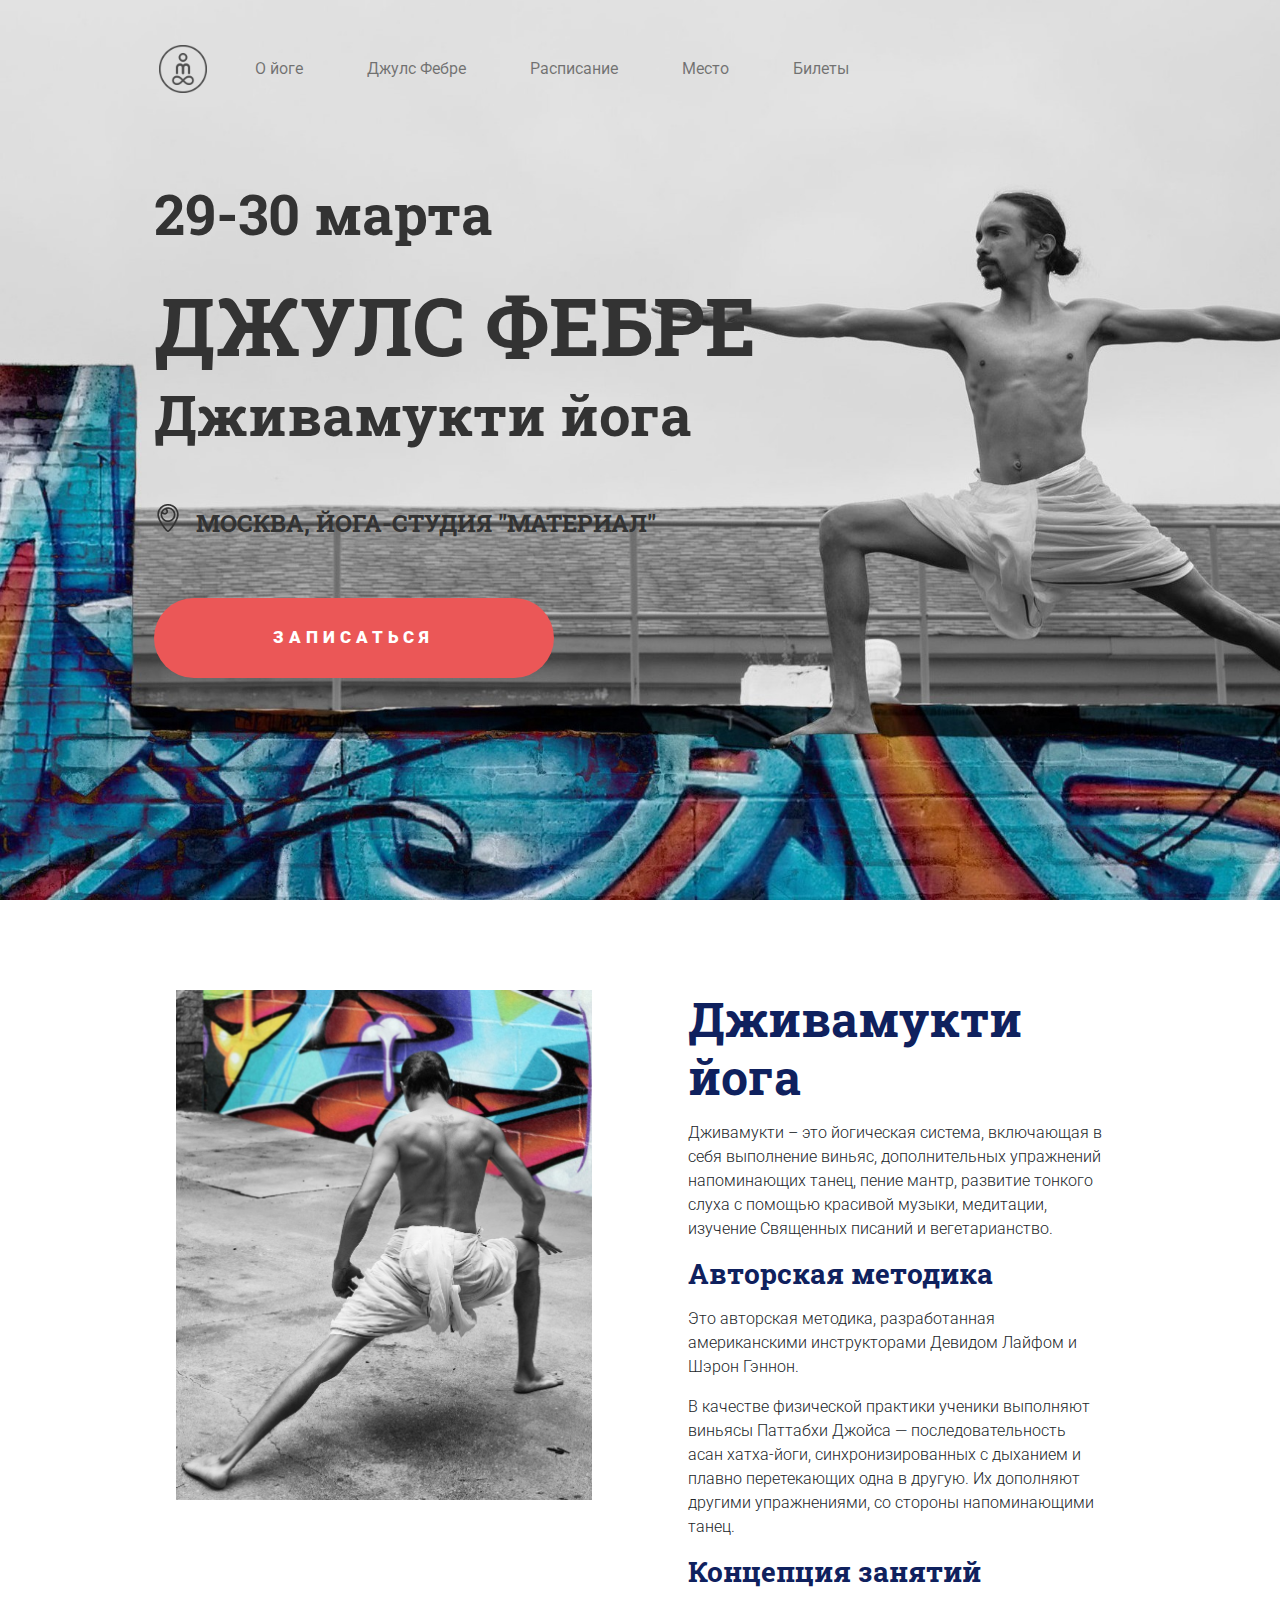
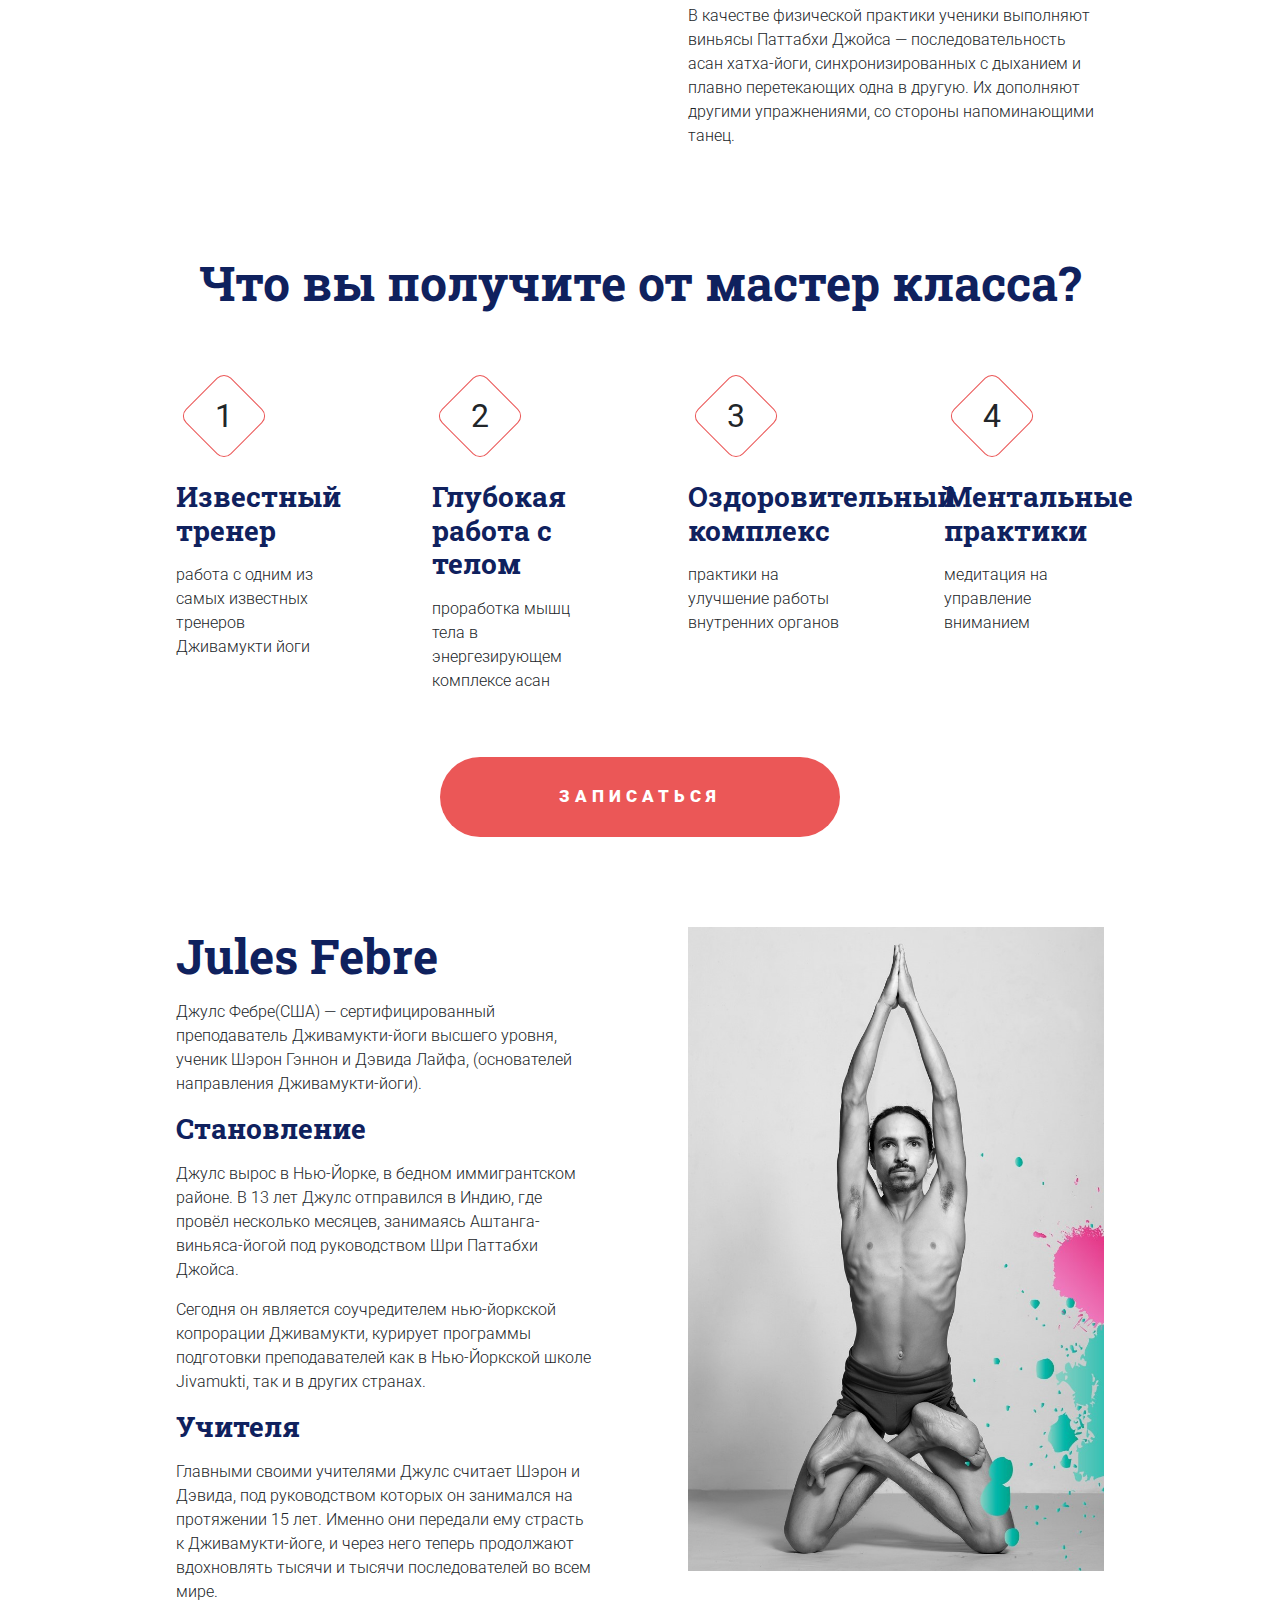
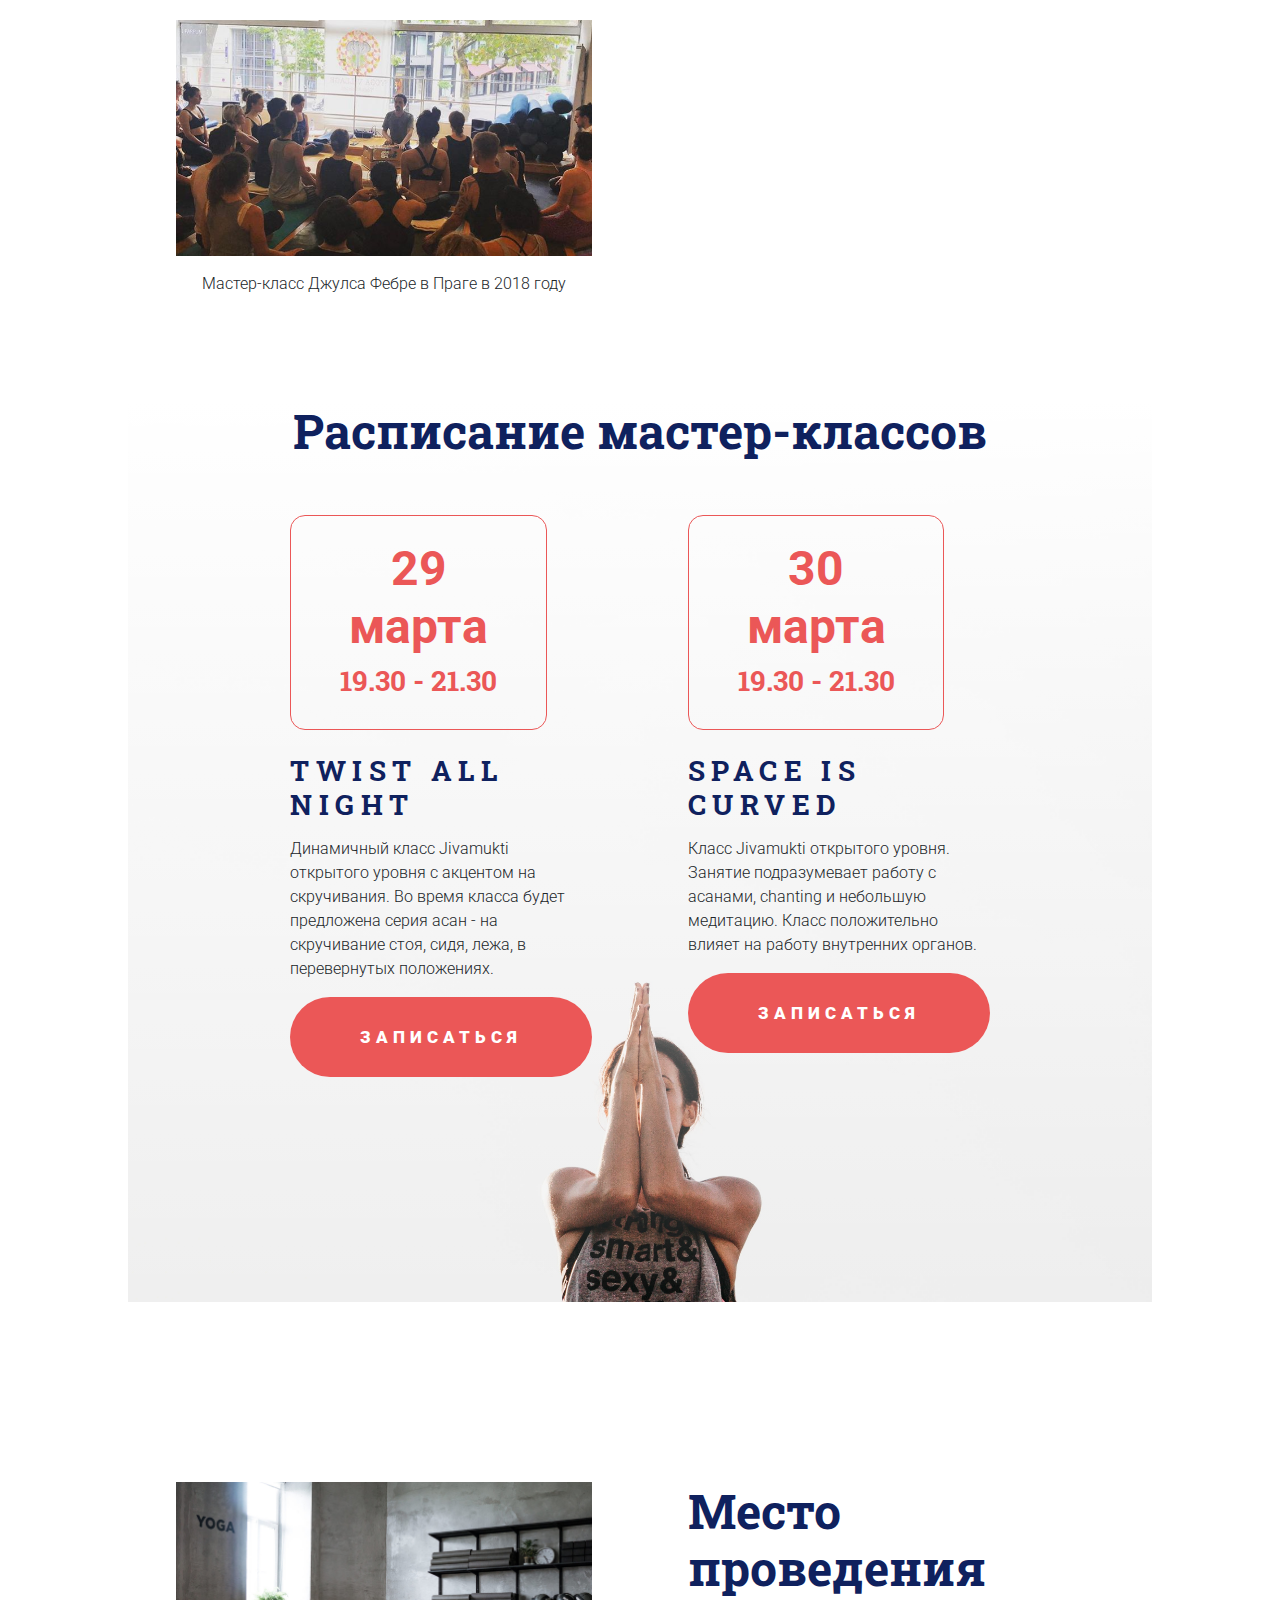
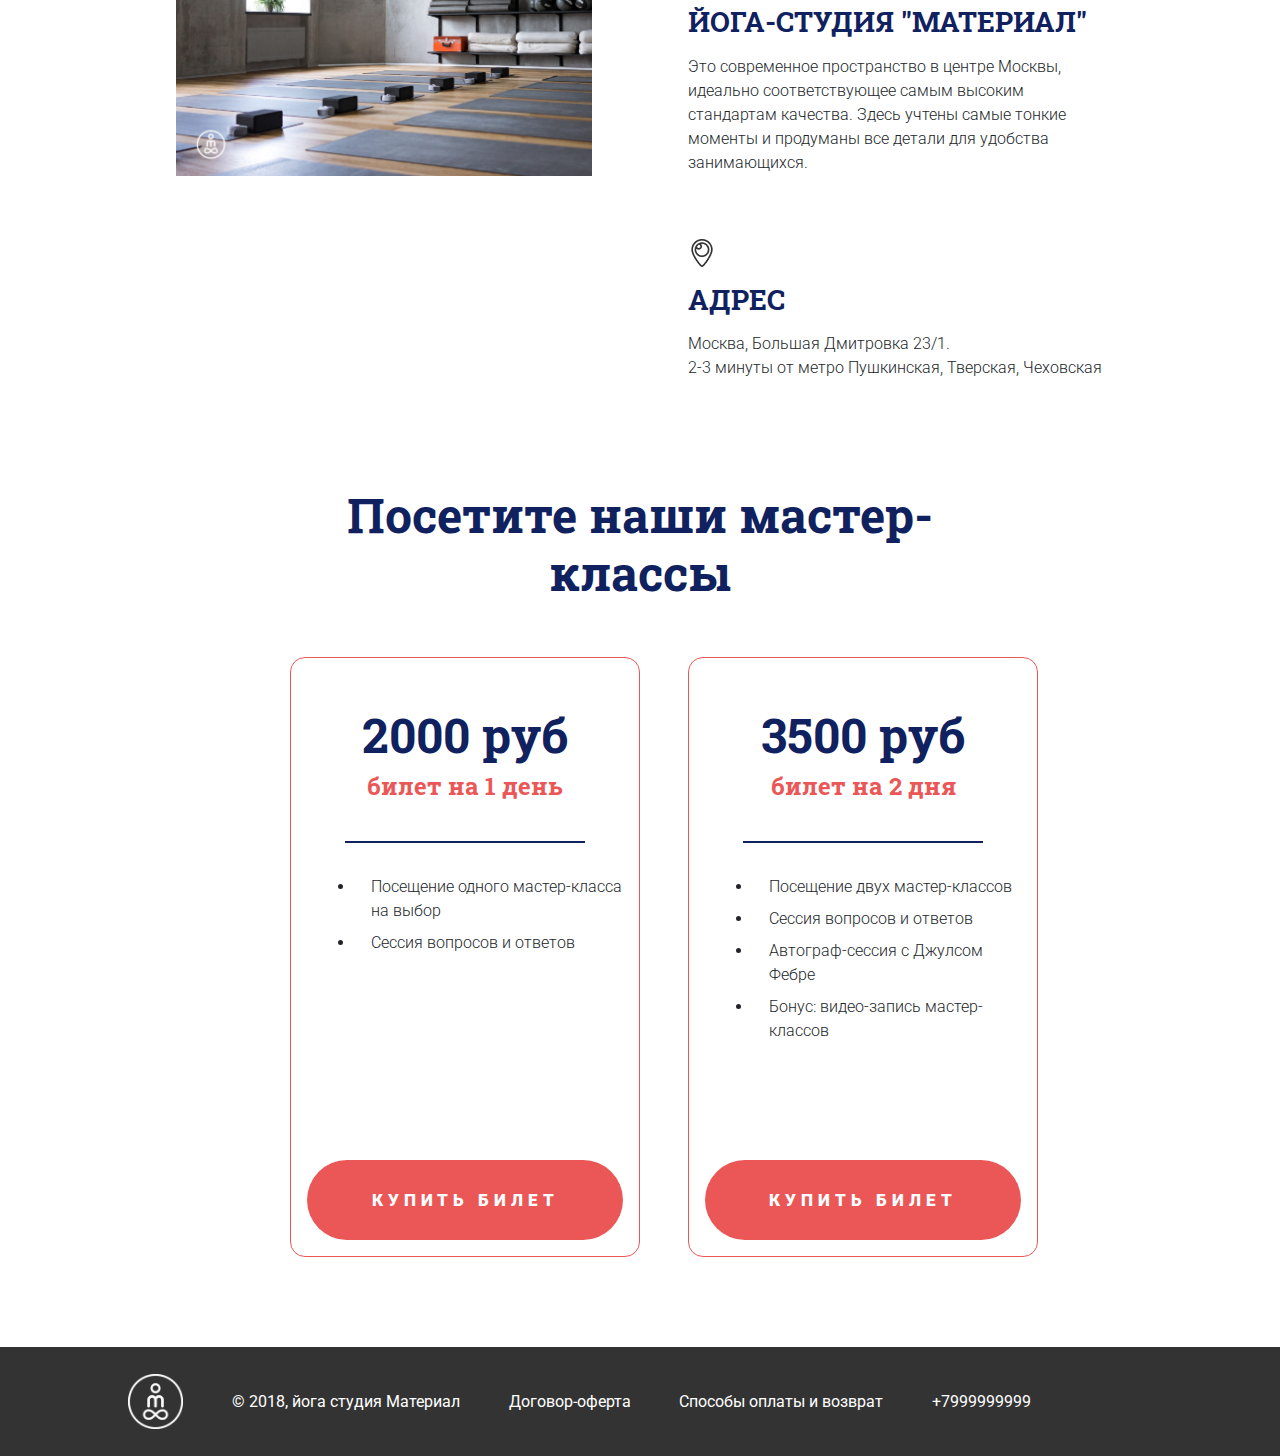
<file: index.html>
<!DOCTYPE html>
<html>

<head>
    <meta charset="utf-8">
    <meta name="viewport" content="width=device-width,initial-scale=1.0">
    <title>ДЖУЛС ФЕБРЕ</title>
    <link rel="stylesheet" href="https://maxcdn.bootstrapcdn.com/bootstrap/4.0.0/css/bootstrap.min.css"
    integrity="sha384-Gn5384xqQ1aoWXA+058RXPxPg6fy4IWvTNh0E263XmFcJlSAwiGgFAW/dAiS6JXm"
    crossorigin="anonymous">
    <link rel="stylesheet" type="text/css" href="style.css">
    <link rel="stylesheet" href="https://use.fontawesome.com/releases/v5.8.2/css/all.css"
    integrity="sha384-oS3vJWv+0UjzBfQzYUhtDYW+Pj2yciDJxpsK1OYPAYjqT085Qq/1cq5FLXAZQ7Ay"
    crossorigin="anonymous">

</head>

<body>
    <header>
        <div class="container">
            <nav class="navbar navbar-expand-lg navbar-light">
                <a class="navbar-brand" href="#"><img class="logo" src="img/materiallogo.png" alt="yoga-logo"/></a>
                <button class="navbar-toggler" type="button" data-toggle="collapse"
                data-target="#navbarText" aria-controls="navbarText"
                aria-expanded="false" aria-label="Toggle navigation">
                    <span class="navbar-toggler-icon"></span>
                </button>
                <div class="collapse navbar-collapse" id="navbarText">
                    <ul class="navbar-nav mr-auto">
                        <li class="nav-item">
                            <a class="nav-link" href="#joga">О йоге</a>
                        </li>
                        <li class="nav-item">
                            <a class="nav-link" href="#jules_febre">Джулс Фебре</a>
                        </li>
                        <li class="nav-item">
                            <a class="nav-link" href="#schedule">Расписание</a>
                        </li>
                        <li class="nav-item">
                            <a class="nav-link" href="#place">Место</a>
                        </li>
                        <li class="nav-item">
                            <a class="nav-link" href="#buyTickets">Билеты</a>
                        </li>
                    </ul>
                    <a href="#"><i class="social social-header fab fa-twitter fa-2x"></i></a>
                    <a href="#"><i class="social social-header fab fa-facebook-square fa-2x"></i></a>
                    <a href="#"><i class="social social-header fab fa-instagram fa-2x"></i></a>
                </div>
            </nav>
        </div>
        <div class="text-box">
            <h2>29-30 марта</h2>
            <h1>Джулс Фебре</h1>
            <h2>Дживамукти йога</h2>
            <img src="img/periscope.png" alt="place-marker">
            <h4>Москва, йога-студия "Материал"</h4>
            <button type="button" class="myBtn" data-toggle="modal" data-target="#RegisterModal">
                Записаться
            </button>
        </div>
    </header>
    <!-- JOGA SECTION -->
    <section id="joga">
        <div class="container">
            <div class="row">
                <div class="col-xs-12 col-lg-6">
                    <img class="img-fluid" src="img/second_page_img.jpg" alt="yoga-desc">
                </div>
                <div class="col-xs-12 col-lg-6">
                    <h2>Дживамукти йога</h2>
                    <p>
                        Дживамукти – это йогическая система, включающая в себя выполнение виньяс, дополнительных упражнений напоминающих танец, пение мантр, развитие тонкого слуха с помощью красивой музыки, медитации, изучение Священных писаний и
                        вегетарианство.
                    </p>
                    <h3>Авторская методика</h3>
                    <p>
                        Это авторская методика, разработанная американскими инструкторами Девидом Лайфом и Шэрон Гэннон.
                    </p>
                    <p>
                        В качестве физической практики ученики выполняют виньясы Паттабхи Джойса — последовательность асан хатха-йоги, синхронизированных с дыханием и плавно перетекающих одна в другую. Их дополняют другими упражнениями, со стороны
                        напоминающими танец.
                    </p>
                    <h3>Концепция занятий</h3>
                    <p>
                        В качестве физической практики ученики выполняют виньясы Паттабхи Джойса — последовательность асан хатха-йоги, синхронизированных с дыханием и плавно перетекающих одна в другую. Их дополняют другими упражнениями, со стороны
                        напоминающими танец.
                    </p>
                </div>
            </div>
        </div>
    </section>
    <!-- JOGA SECTION END -->
    <!-- DIAMONDS SECTION -->
    <section id="diamonds">
        <div class="container">
            <div class="row">
                <div class="col-lg-12 text-center title">
                    <h2>Что вы получите от мастер класса?</h2>
                </div>
                <div class="col-xs-12 col-lg-6 col-xl-3">
                    <div class="diamond">
                        1
                    </div>
                    <h3>Известный тренер</h3>
                    <p>
                        работа с одним из самых известных тренеров Дживамукти йоги
                    </p>
                </div>
                <div class="col-xs-12 col-lg-6 col-xl-3">
                    <div class="diamond">
                        2
                    </div>
                    <h3>Глубокая работа с телом</h3>
                    <p>
                        проработка мышц тела в энергезирующем комплексе асан
                    </p>
                </div>
                <div class="col-xs-12 col-lg-6 col-xl-3">
                    <div class="diamond">
                        3
                    </div>
                    <h3>Оздоровительный комплекс</h3>
                    <p>
                        практики на улучшение работы внутренних органов
                    </p>
                </div>
                <div class="col-xs-12 col-lg-6 col-xl-3">
                    <div class="diamond">
                        4
                    </div>
                    <h3>Ментальные практики</h3>
                    <p>
                        медитация на управление вниманием
                    </p>
                </div>
                <div class="col-12 text-center">
                    <button type="button" class="myBtn" data-toggle="modal"
                    data-target="#RegisterModal">
                    ЗАПИСАТЬСЯ
                  </button>
                </div>
            </div>
        </div>
    </section>
    <!-- DIAMONDS SECTION END -->
    <!-- JULES FEBRE -->
    <section id="jules_febre">
        <div class="container">
            <div class="row">
                <div class="col-xs-12 col-lg-6">
                    <h2>Jules Febre</h2>
                    <p>
                        Джулс Фебре(США) — сертифицированный преподаватель Дживамукти-йоги высшего уровня, ученик Шэрон Гэннон и Дэвида Лайфа, (основателей направления Дживамукти-йоги).
                    </p>
                    <h3>Становление</h3>
                    <p>
                        Джулс вырос в Нью-Йорке, в бедном иммигрантском районе. В 13 лет Джулс отправился в Индию, где провёл несколько месяцев, занимаясь Аштанга-виньяса-йогой под руководством Шри Паттабхи Джойса.
                    </p>
                    <p>
                        Сегодня он является соучредителем нью-йоркской копрорации Дживамукти, курирует программы подготовки преподавателей как в Нью-Йоркской школе Jivamukti, так и в других странах.
                    </p>
                    <h3>Учителя</h3>
                    <p>
                        Главными своими учителями Джулс считает Шэрон и Дэвида, под руководством которых он занимался на протяжении 15 лет. Именно они передали ему страсть к Дживамукти-йоге, и через него теперь продолжают вдохновлять тысячи и тысячи
                        последователей во всем мире.
                    </p>
                    <img class="img-fluid" src="img/Screenshot_6.png" alt="class-in-prague">
                    <p class="text-center">Мастер-класс Джулса Фебре в Праге в 2018 году</p>
                </div>
                <div class="col-xs-12 col-lg-6 ">
                    <img class="img-fluid" src="img/Jules_Febre.jpg" alt="jules-febre">
                </div>
            </div>
        </div>
    </section>
    <!-- JULES FEBRE END-->
    <!-- SCHEDULE -->
    <section id="schedule">
        <div class="container">
            <div class="row">
                <div class="col-12 text-center title">
                    <h2>Расписание мастер-классов</h2>
                </div>
                <div class="col-md-12 col-lg-6 ">
                    <div class="schedule text-center">
                        <h2>29 марта</h2>
                        <h3>19.30 - 21.30</h3>
                    </div>
                    <h3>Twist all night</h3>
                    <p>
                        Динамичный класс Jivamukti открытого уровня с акцентом на скручивания. Во время класса будет предложена серия асан - на скручивание стоя, сидя, лежа, в перевернутых положениях.
                    </p>
                    <button type="button" class="myBtn" data-toggle="modal"
                    data-target="#RegisterModal">
                    Записаться
                  </button>
                </div>
                <div class="col-md-12 col-lg-6">
                    <div class="schedule text-center">
                        <h2>30 марта</h2>
                        <h3>19.30 - 21.30</h3>
                    </div>
                    <h3>Space is curved</h3>
                    <p>
                        Класс Jivamukti открытого уровня. Занятие подразумевает работу с асанами, chanting и небольшую медитацию. Класс положительно влияет на работу внутренних органов.
                    </p>
                    <button type="button" class="myBtn" data-toggle="modal"
                    data-target="#RegisterModal">
                    Записаться
                  </button>
                </div>
            </div>
        </div>
    </section>
    <!-- SCHEDULE END -->
    <!-- PLACE -->
    <section id="place">
        <div class="container">
            <div class="row">
                <div class="col-xs-12 col-lg-6">
                    <img class="img-fluid" src="img/studio_04.jpg" alt="studio">
                </div>
                <div class="col-xs-12 col-lg-6">
                    <h2>Место проведения</h2>
                    <h3>ЙОГА-СТУДИЯ "МАТЕРИАЛ"</h3>
                    <p>
                        Это современное пространство в центре Москвы, идеально соответствующее самым высоким стандартам качества. Здесь учтены самые тонкие моменты и продуманы все детали для удобства занимающихся.
                    </p>
                    <img class="marker" src="img/periscope.png" alt="place-marker">
                    <h3>АДРЕС</h3>
                    <p>
                        Москва, Большая Дмитровка 23/1.
                        <br />
                        2-3 минуты от метро Пушкинская, Тверская, Чеховская
                    </p>
                </div>
            </div>
        </div>
    </section>
    <!-- PLACE END -->
    <!-- BUY TICKETS -->
    <section id="buyTickets">
        <div class="container">
            <div class="row">
                <div class="col-12 text-center title">
                    <h2>Посетите наши мастер-классы</h2>
                </div>
                <div class="col-md-12 col-lg-6">
                    <div class="buyTicket">
                        <h2>2000 руб</h2>
                        <h3>билет на 1 день</h3>
                        <hr>
                        <ul>
                            <li>
                                Посещение одного мастер-класса на выбор
                            </li>
                            <li>
                                Сессия вопросов и ответов
                            </li>
                        </ul>
                        <button type="button" class="myBtn" data-toggle="modal"
                        data-target="#RegisterModal">
                        Купить билет
                      </button>
                    </div>
                </div>
                <div class="col-md-12 col-lg-6">
                    <div class="buyTicket">
                        <h2>3500 руб</h2>
                        <h3>билет на 2 дня</h3>
                        <hr>
                        <ul>
                            <li>
                                Посещение двух мастер-классов
                            </li>
                            <li>
                                Сессия вопросов и ответов
                            </li>
                            <li>
                                Автограф-сессия с Джулсом Фебре
                            </li>
                            <li>
                                Бонус: видео-запись мастер-классов
                            </li>
                        </ul>
                        <button type="button" class="myBtn" data-toggle="modal"
                        data-target="#RegisterModal">
                        Купить билет
                      </button>
                    </div>
                </div>
            </div>
        </div>
    </section>
    <!-- BYU TICKETS END -->
    <!-- FOOTER -->
    <footer>
        <div>
            <img class="logo" src="img/materiallogo.png" alt="yoga-logo"/>
        </div>
        <div>
            &copy 2018, йога студия Материал
        </div>
        <div>
            <a href="#">Договор-оферта</a>
        </div>
        <div>
            <a href="#">Способы оплаты и возврат</a>
        </div>
        <div>
            +7999999999
        </div>
        <div>
            <a href="#"><i class="social social-footer fab fa-twitter fa-2x"></i></a>
            <a href="#"><i class="social social-footer fab fa-facebook-square fa-2x"></i></a>
            <a href="#"><i class="social social-footer fab fa-instagram fa-2x"></i></a>
        </div>
    </footer>
    <!-- FOOTER END -->

    <!-- MODAL-->
    <div class="modal fade" id="RegisterModal" tabindex="-1" role="dialog"
    aria-labelledby="RegisterModalTitle" aria-hidden="true">
        <div class="modal-dialog modal-dialog-centered" role="document">
            <div class="modal-content">
                <div class="modal-header">
                    <h4 id="RegisterModalTitle">Записаться</h4>
                    <button type="button" class="close" data-dismiss="modal" aria-label="Close">
                        <span aria-hidden="true">&times;</span>
                    </button>
                </div>
                <div class="modal-body">
                    <form action="/submit" method="POST">
                        <div class="form-group">
                            <label for="recipient-name" class="col-form-label">
                              Имя и фамилия:
                            </label>
                            <input type="text" name="username" class="form-control" id="recipient-name">
                        </div>
                        <div class="form-group">
                            <label for="email" class="col-form-label">
                              Электронная почта
                            </label>
                            <input type="text" name="email" class="form-control" id="email">
                        </div>
                        <div class="form-group">
                            <label for="phonenumber" class="col-form-label">
                              Контактный телефон
                            </label>
                            <input type="text" name="phonenumber" class="form-control" id="phonenumber">
                        </div>
                        <div class="form-group">
                            <label class="col-form-label">
                              Билет на
                            </label>
                            <input type="radio" name="choice" value="1" checked>1 День
                            <input type="radio" name="choice" value="2" >2 Дня
                        </div>

                        <div class="modal-footer">
                            <button type="button" class="btn btn-secondary" data-dismiss="modal">
                                Закрыть
                            </button>
                            <input type="submit" value="Записаться" class="btn btn-primary" />
                        </div>
                    </form>
                </div>
            </div>
        </div>
    </div>
    <!-- MODAL END -->

    <script src="https://code.jquery.com/jquery-3.4.1.min.js"
    integrity="sha256-CSXorXvZcTkaix6Yvo6HppcZGetbYMGWSFlBw8HfCJo="
    crossorigin="anonymous"></script>
    <script src="https://cdnjs.cloudflare.com/ajax/libs/popper.js/1.12.9/umd/popper.min.js"
    integrity="sha384-ApNbgh9B+Y1QKtv3Rn7W3mgPxhU9K/ScQsAP7hUibX39j7fakFPskvXusvfa0b4Q"
    crossorigin="anonymous"></script>
    <script src="https://maxcdn.bootstrapcdn.com/bootstrap/4.0.0/js/bootstrap.min.js"
    integrity="sha384-JZR6Spejh4U02d8jOt6vLEHfe/JQGiRRSQQxSfFWpi1MquVdAyjUar5+76PVCmYl"
    crossorigin="anonymous"></script>
</body>

</html>
</file>
<file: style.css>
@import url('https://fonts.googleapis.com/css?family=Roboto+Slab:400,700&display=swap&subset=cyrillic');
@import url('https://fonts.googleapis.com/css?family=Roboto:300,400,900&display=swap&subset=cyrillic');

html {
    font-family: 'Roboto', serif;
    color: #333333;
}

body {
    position: relative;
    font-size: 16px;
}

.container {
    max-width: 80%;
    font-weight: 300;
    margin-top: 10vh;
    margin-bottom: 10vh;
}

.container h1, .container h2, .container h3 {
    color: #0F215E;
    font-family: 'Roboto Slab', serif;
    font-weight: 700;
}

.container h1 {
    font-size: 4rem;
}

.container h2 {
    font-size: 3rem;
}

.col-lg-6 {
    padding-left: 3rem;
    padding-right: 3rem;
}

p {
    margin-top: 1rem;
    margin-bottom: 1rem;
}

.myBtn {
    background-color: #EB5757;
    border: none;
    color: #fff;
    font-family: 'Roboto', sans-serif;
    font-style: normal;
    text-transform: uppercase;
    font-weight: 900;
    font-size: 17px;
    letter-spacing: 0.31rem;
    border-radius: 5rem;
    padding: 15px 32px;
    width: 25rem;
    max-width: 25rem;
    height: 5rem;
}

.myBtn:hover {
    transform: translateY(-3px);
    box-shadow: 0 1rem 2rem rgba(0, 0, 0, 0.2);
}

button:focus {
    outline: 0;
}

/*  -- HEADER -- */

header {
    height: 100vh;
    width: 100vw;
    background-image: url("img/2500w.jpg");
    background-size: cover;
    position: relative;
}

header div.container {
    max-width: 80%;
    padding-top: 2rem;
    margin-top: 0;
    margin-bottom: 0;
}

/*  -- NAVIGATION -- */
.navbar {
    z-index: 1000;
}

.navbar-toggler {
    border: none;
}

.navbar-brand img {
    width: 3rem;
    filter: invert(0.7);
}

.nav-item {
    font-weight: 400;
    padding: 0 1.5rem;
}

.social {
    opacity: 0.8;
    padding-left: 1.5rem;
}

.social-header {
    color: #333333;
}

.fab:hover {
    color: #0F215E;
}
/*  -- NAVIGATION  END -- */

.text-box {
    position: absolute;
    top: 20%;
    left: 12%;
    color: #333333;
    font-family: 'Roboto Slab', serif;
}

.text-box h1 {
    text-transform: uppercase;
    font-weight: 700;
    font-size: 500%;
}

.text-box h2 {
    font-weight: 700;
    font-size: 350%;
    margin-bottom: 5%;
}

.text-box h4 {
    display: inline-block;
    font-weight: 700;
    text-transform: uppercase;
    vertical-align: baseline;
    margin-bottom: 10%;
    margin-top: 5%
}

.text-box img {
    vertical-align: baseline;
    margin-right: 10px;
}

.text-box .myBtn {
    display: block;
}


@media screen and (max-width: 1200px) {
    .container {
        padding-top: 5vh;
        padding-bottom: 0;
        max-width: 95%;
    }

    .container h2 {
        font-size: 3rem;
    }

    .container h1 {
        font-size: 3rem;
    }

    .col-lg-6 {
        padding-left: 1rem;
        padding-right: 1rem;
    }

    p {
        margin-bottom: 1rem;
    }

    .text-box h1 {
        font-size: 300%;
    }

    .text-box h2 {
        font-size: 200%;
    }

    .text-box h4 {
        font-size: 100%;
    }

    .navbar-collapse .collapse.show {}
}

/*  -- HEADER END -- */


/* -- JOGA SECTION -- */

/*  -- JOGA SECTION END */


/* -- DIAMONDS SECTION */

.diamond {
    position: relative;
    width: 4rem;
    height: 4rem;
    margin: 1rem 1rem 2rem 1rem;
    text-align: center;
    line-height: 4rem;
    font-family: 'Roboto', sans-serif;
    font-weight: 400;
    font-size: 2rem;
}

.diamond:before {
    position: absolute;
    content: '';
    top: 0;
    left: 0;
    height: 100%;
    width: 100%;
    transform: rotateZ(45deg);
    border: 1px solid #EB5757;
    border-radius: 10px;
}

.title {
    margin-bottom: 3rem;
}

.col-12 button {
    margin-top: 3rem;
}

@media screen and (max-width: 1200px) {
    .container h2 {
        font-size: 3rem;
    }

    .col-lg-6 {
        padding-left: 1rem;
        padding-right: 1rem;
    }
}
/* -- DIAMONDS SECTION END */


/* -- JULES FEBRE -- */

/*  -- JULES FEBRE END */


/* -- SCHEDULE -- */

#schedule .container {
    background: #fff;
    background-image: linear-gradient(to top, transparent, #fff), url("img/stephanie-moors.jpg");
    height: 100vh;
    background-position: center;
    background-size: cover;
    background-repeat: no-repeat;
    display: flex;
    justify-content: center;
    align-items: flex-start;
}

#schedule .row {
    width: 80%;
}

#schedule h3 {
    text-transform: uppercase;
    letter-spacing: 0.4rem;
}

#schedule button {
    width: inherit;
}

.schedule {
    padding: 1.5rem;
    border: 1px solid #EB5757;
    border-radius: 15px;
    font-size: 0.8rem;
    font-weight: 400;
    margin-bottom: 1.5rem;
    margin-right: 15%;
    max-width: 400px;
}

.schedule h2, .schedule h3 {
    color: #EB5757;
}

.schedule h2 {
    font-family: 'Roboto', sans-serif;
    font-weight: 700;
}

.schedule h3 {
    letter-spacing: 0 !important;
}

@media screen and (max-width: 1200px) {
    #schedule .container {
        background-image: none;
        max-width: 90%;
        height: auto;
    }

    #schedule .row {
        width: 95%;
    }

    .col-md-12 {
        margin-bottom: 1.5rem;
    }

    .schedule {
        margin-right: 0;
    }
}
/* -- SCHEDULE END -- */


/*  -- PLACE -- */

#place .container {
    padding-top: 10vh;
}

.marker {
    margin-top: 3rem;
    margin-bottom: 1rem;
}

@media screen and (max-width: 1200px) {
    #place .container {
        padding-top: 5vh;
    }
}
/*  -- PLACE  END -- */


/*  -- BUY TICKETS */

#buyTickets .container {
    display: flex;
    justify-content: center;
    align-items: flex-start;
}

#buyTickets .row {
    width: 80%;
}

.buyTicket {
    text-align: center;
    height: 600px;
    min-width: 350px;
    max-width: 400px;
    padding: 3rem 1rem 1rem 1rem;
    border: 1px solid #EB5757;
    border-radius: 15px;
    font-size: 0.8rem;
    font-weight: 300;
    display: flex;
    flex-direction: column;
}

.buyTicket ul {
    flex-grow: 1;
    padding-left: 3rem;
    text-align: left;
    font-size: 1rem;
}

.buyTicket li {
    padding-left: 1rem;
    padding-bottom: 0.5rem;
}

.buyTicket h3 {
    color: #EB5757;
    font-size: 1.5rem;
}

.buyTicket button {
    width: inherit;
}

div.buyTicket:hover {
    border: 2px solid #EB5757;
    box-shadow: 5px 5px 8px rgba(235, 87, 87, 0.1);
}

hr {
    border-top: 2px solid #0F215E;
    margin-top: 2rem;
    margin-bottom: 2rem;
    width: 15rem;
}

@media screen and (max-width: 1200px) {
    #buyTickets .row {
        width: 95%;
    }

    .col-md-12 {
        margin-bottom: 1.5rem;
    }
}
/*  -- BUY TICKETS END --*/


/*  -- FOOTER -- */

footer {
    height: 109px;
    background: #333333;
    font-family: Roboto, sans-serif;
    font-style: normal;
    font-weight: normal;
    font-size: 16px;
    line-height: 135%;
    color: #fff;
    display: flex;
    justify-content: space-between;
    align-items: center;
    padding: 0 10% 0 10%;
}

footer img {
    height: 55px;
}

footer a {
    color: #fff;
}

footer a:hover {
    text-decoration: none;
}

.social-footer {
    color: #fff;
}

@media screen and (max-width: 1200px) {
  footer {
      display: block;
      height: auto;
      text-align: center;
      padding-top: 10px;
  }

  footer div {
      padding: 10px;
  }

  .social-footer {
      padding: 10px;
  }
}
/* -- FOOTER END -- */


/* -- MODAL -- */

.modal-content {
    border-radius: 10px;
}

.modal-header h4 {
    font-family: 'Roboto', serif;
    font-weight: 400;
    color: #0F215E;
}

.modal-footer .btn {
    border: none;
    border-radius: 7px;
}

.modal-footer .btn-primary {
    background-color: #EB5757;
}

.modal-footer .btn-secondary {
    background-color: #333333;
}
/* -- MODAL END -- */


/* SUCCESS PAGE */
.success{
  height: 100vh;
  text-align: center;
  margin-top: 0;
  margin-bottom: 0;
}

.success img {
  width: 5rem;
  filter: invert(0.7);
  margin-top: 25vh;
}

.success h2 {
  margin-top: 4rem;
}

.success p {
  margin-top: 1.5rem;
}

.success button {
  margin-top: 4rem;
}

@media screen and (max-width: 750px) {
  .success h2 {
    font-size: 2rem;
  }
}
</file>
